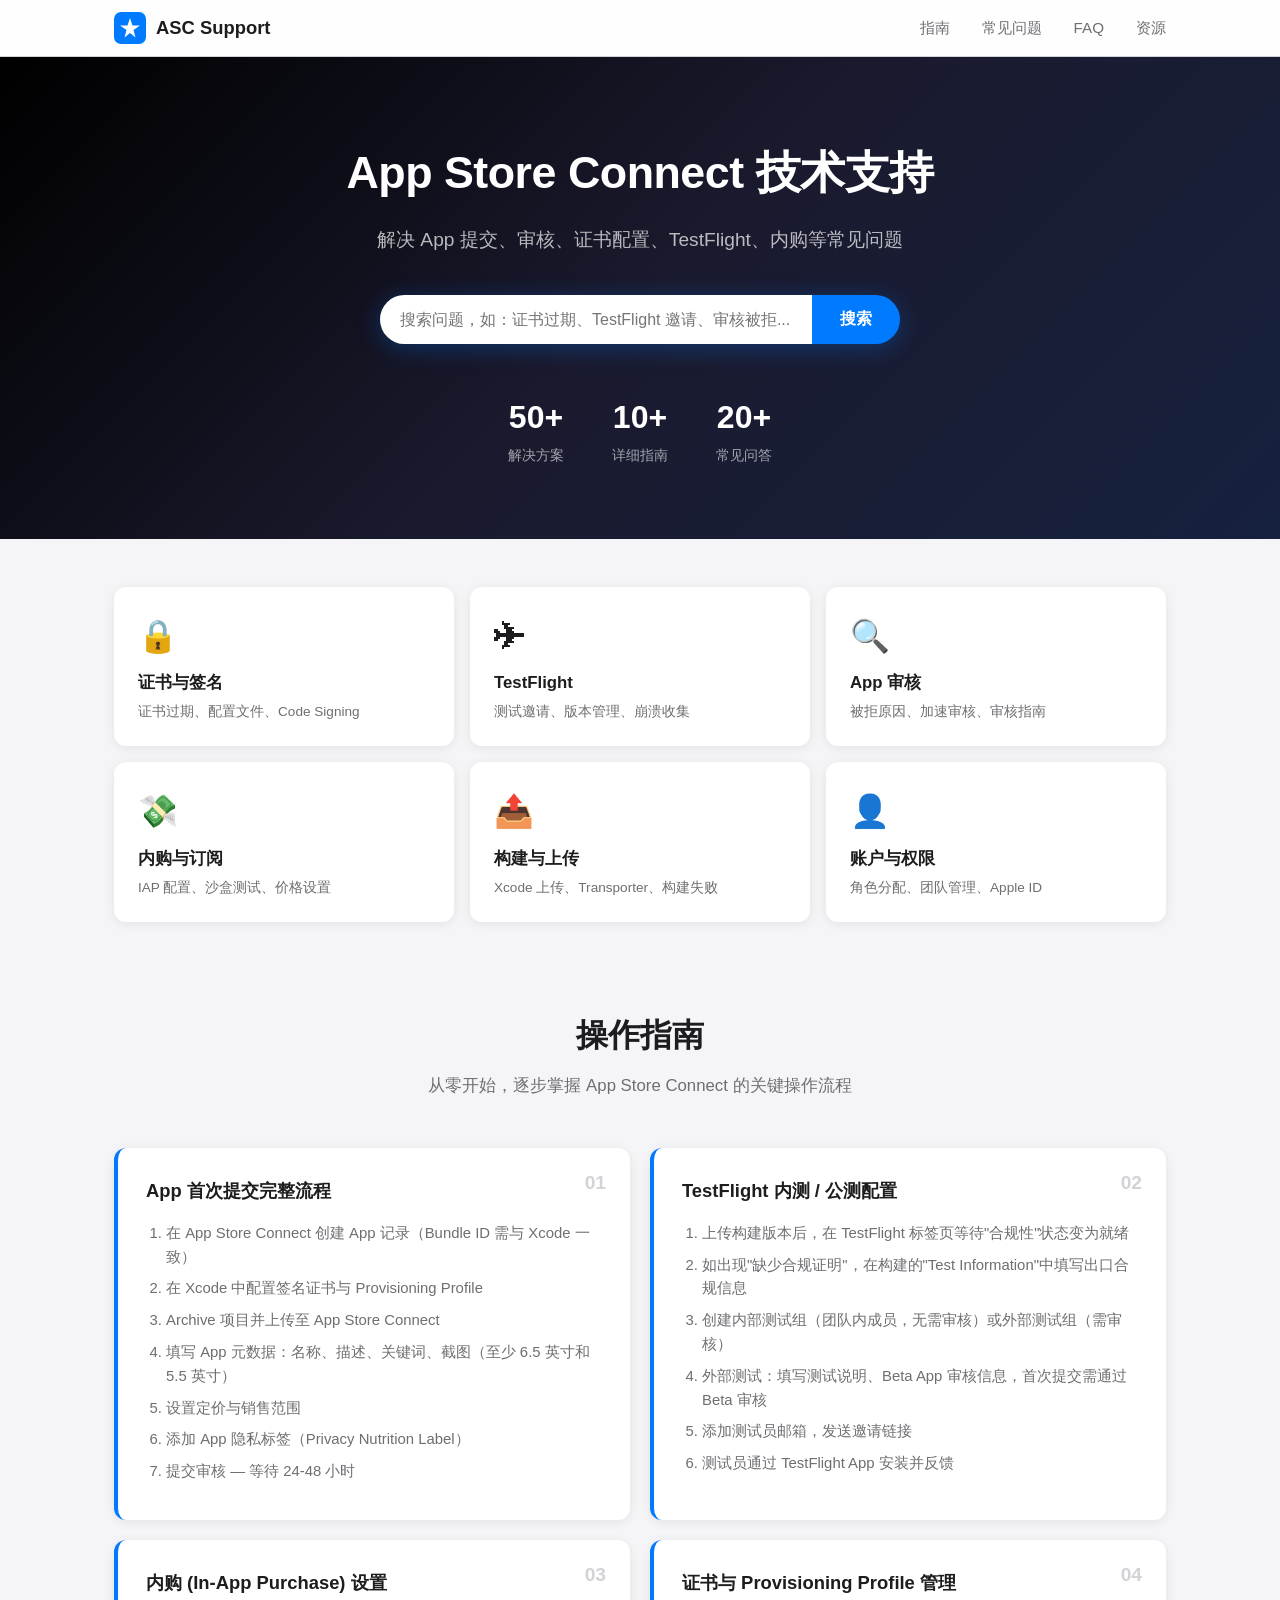
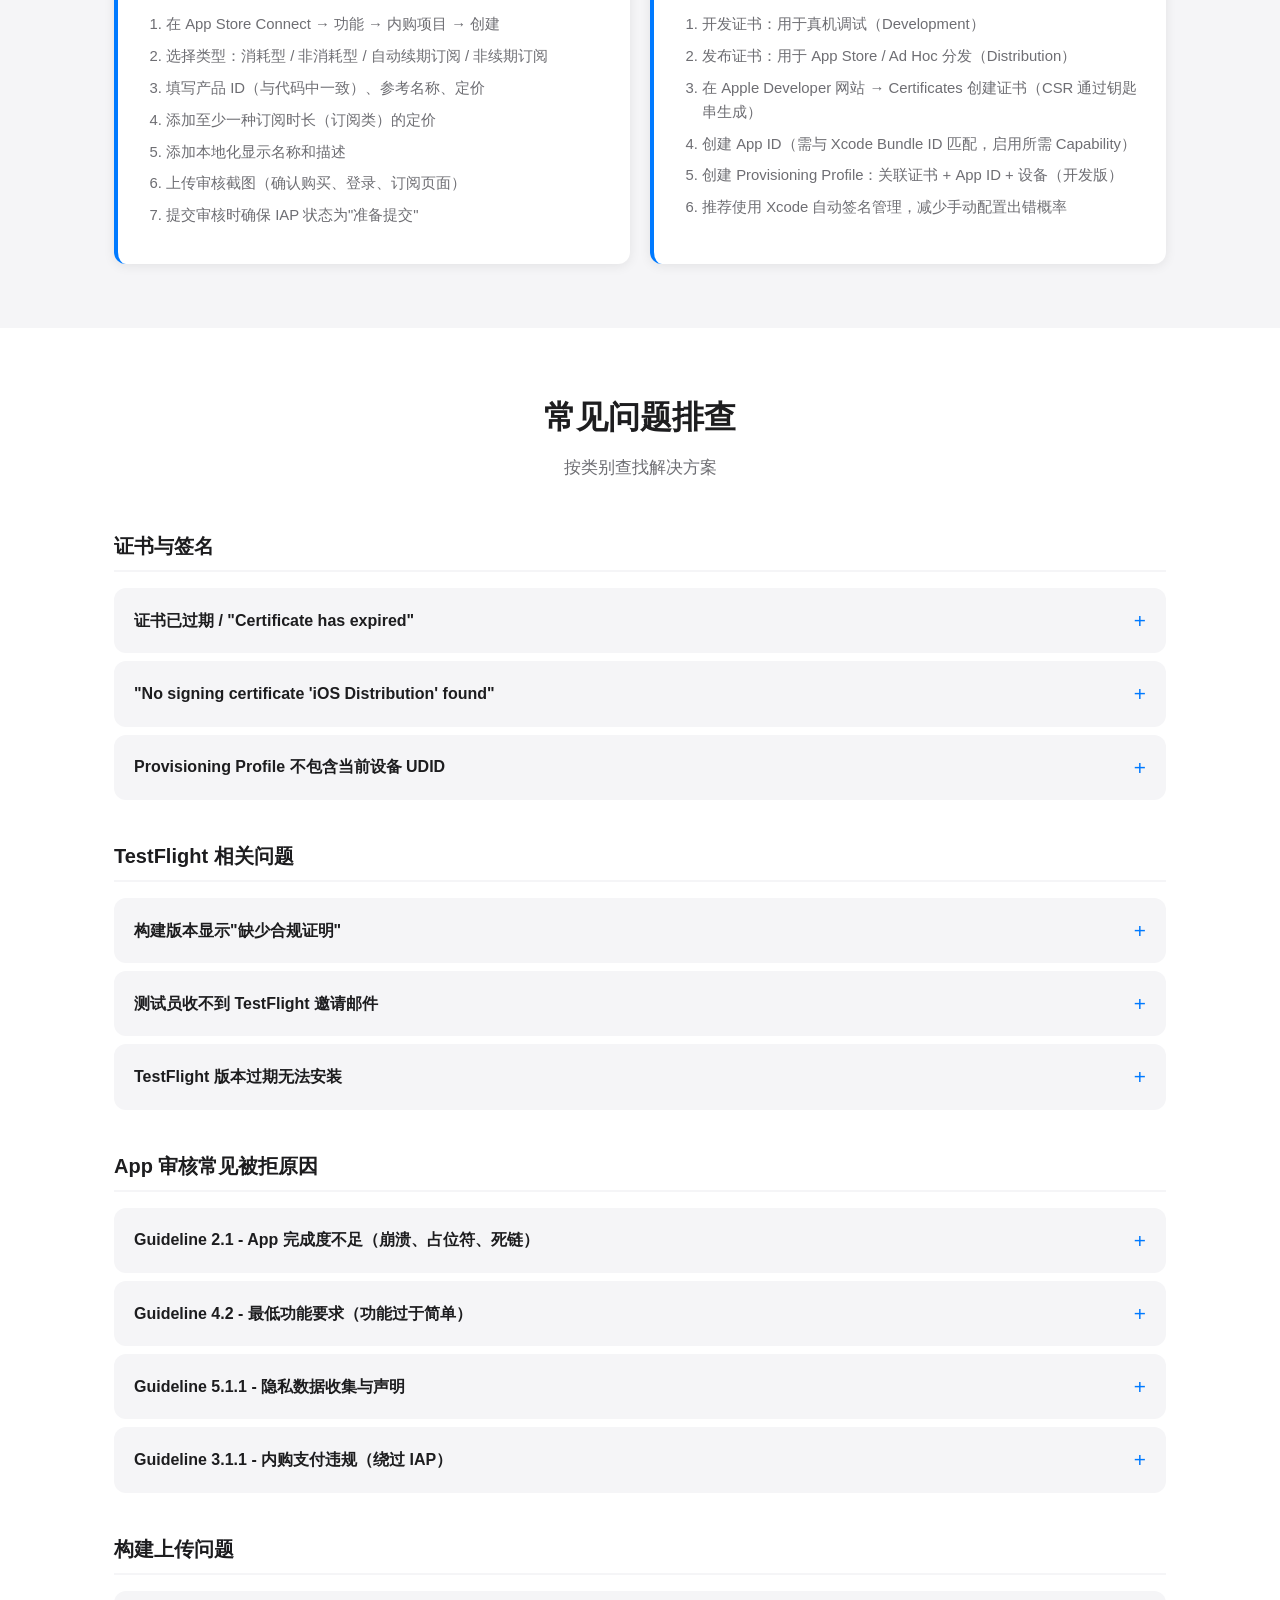
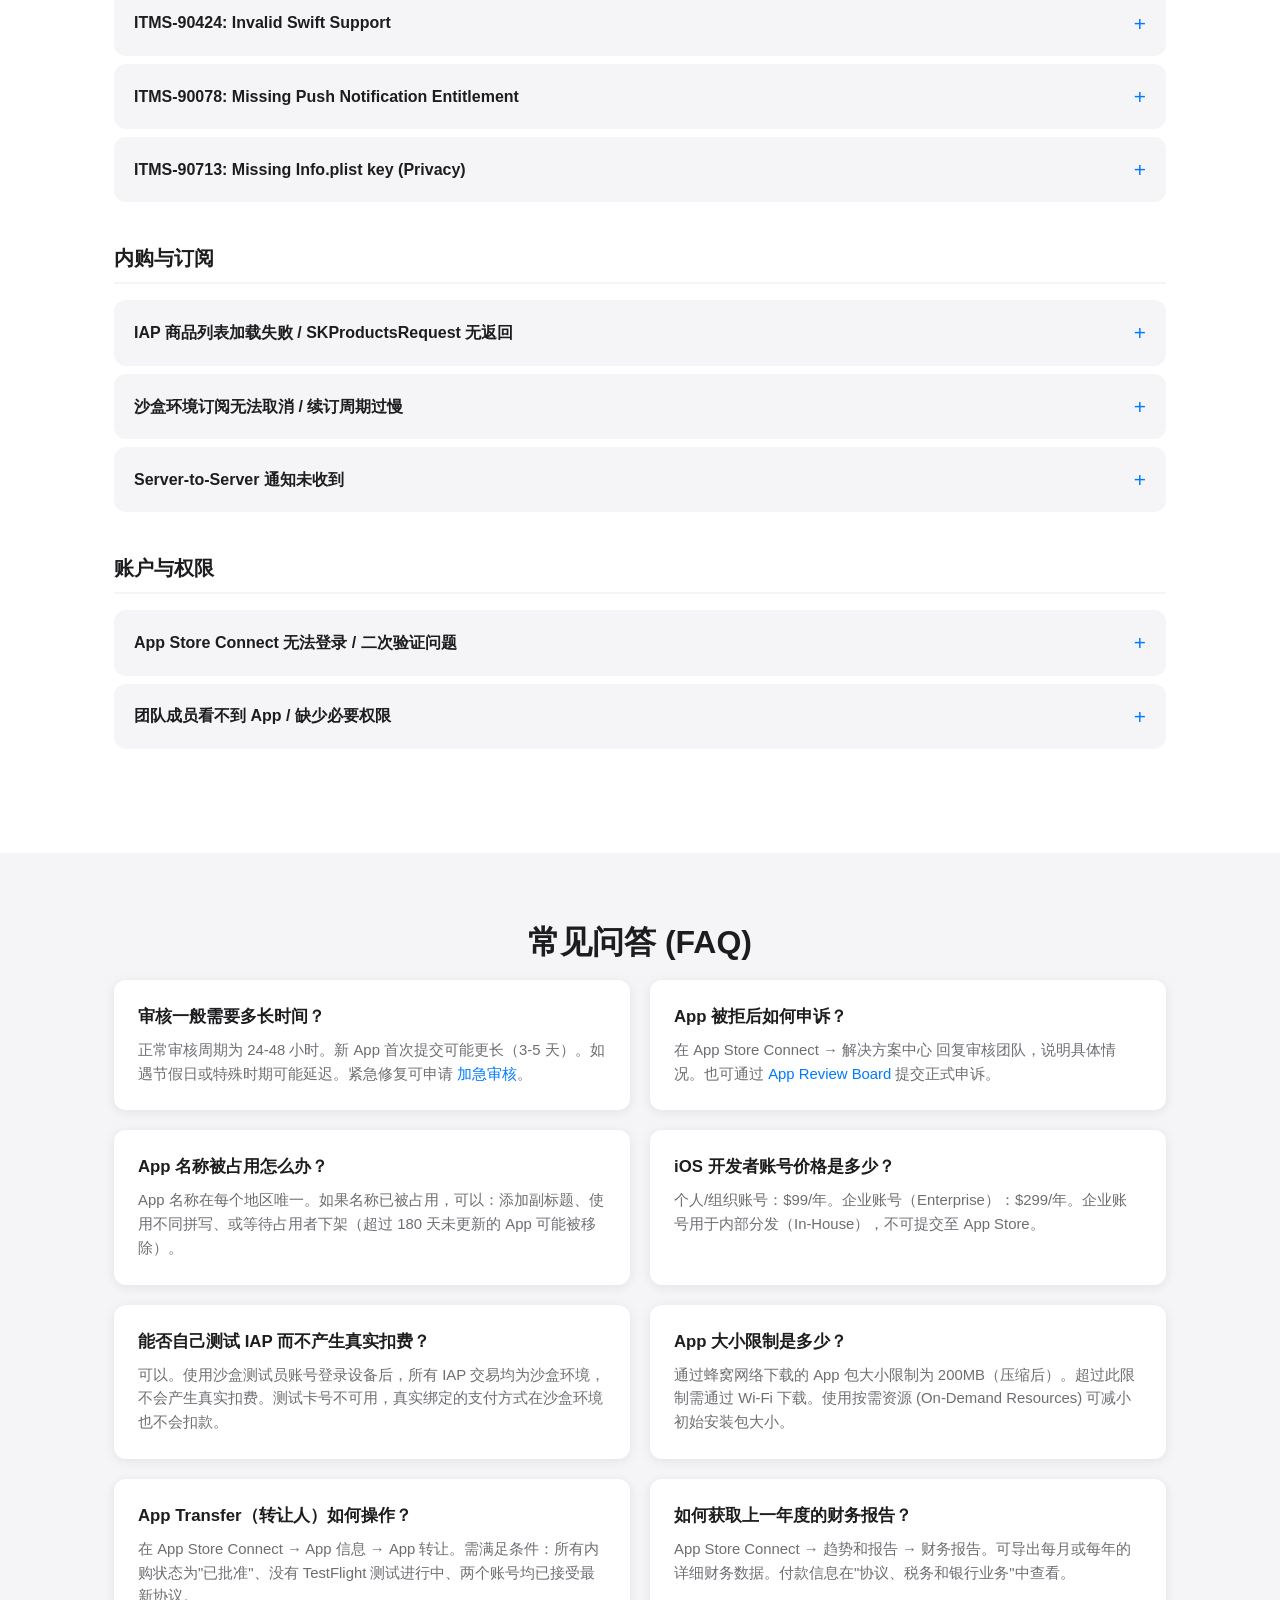
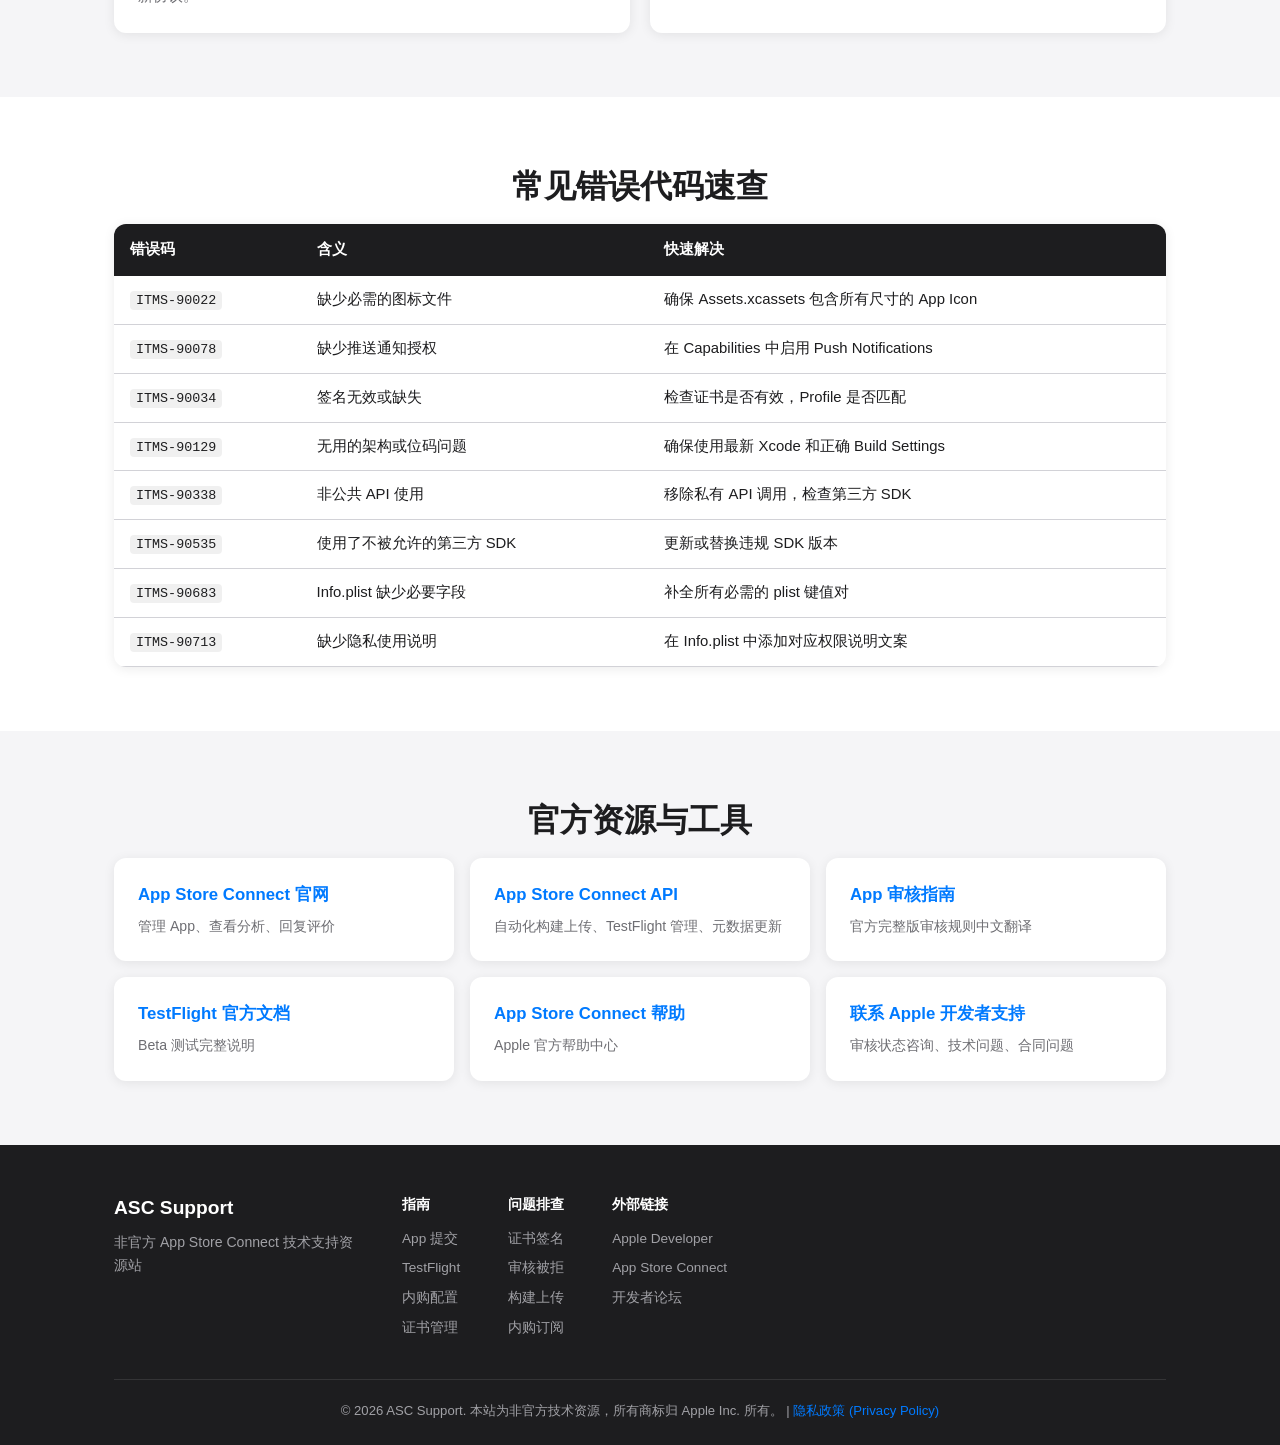
<file: index.html>
<!DOCTYPE html>
<html lang="zh-CN">
<head>
    <meta charset="UTF-8">
    <meta name="viewport" content="width=device-width, initial-scale=1.0">
    <meta name="description" content="App Store Connect 技术支持网站 — 提供 App 提交、TestFlight、证书配置、内购设置等常见问题的解决方案与最佳实践指南。">
    <title>App Store Connect 技术支持</title>
    <link rel="stylesheet" href="css/style.css">
</head>
<body>
    <!-- Navigation -->
    <nav class="navbar">
        <div class="container">
            <a href="#" class="logo">
                <svg width="32" height="32" viewBox="0 0 32 32" fill="none" aria-hidden="true">
                    <rect width="32" height="32" rx="7" fill="#007AFF"/>
                    <path d="M16 6L18.5 13.5H26L19.5 18L21.5 25.5L16 21L10.5 25.5L12.5 18L6 13.5H13.5L16 6Z" fill="white"/>
                </svg>
                <span>ASC Support</span>
            </a>
            <ul class="nav-links">
                <li><a href="#guides">指南</a></li>
                <li><a href="#issues">常见问题</a></li>
                <li><a href="#faq">FAQ</a></li>
                <li><a href="#resources">资源</a></li>
            </ul>
            <button class="hamburger" aria-label="菜单">
                <span></span><span></span><span></span>
            </button>
        </div>
    </nav>

    <!-- Hero Section -->
    <header class="hero">
        <div class="container">
            <h1>App Store Connect 技术支持</h1>
            <p class="hero-subtitle">解决 App 提交、审核、证书配置、TestFlight、内购等常见问题</p>
            <div class="hero-search">
                <input type="text" id="searchInput" placeholder="搜索问题，如：证书过期、TestFlight 邀请、审核被拒...">
                <button id="searchBtn" aria-label="搜索">搜索</button>
            </div>
            <div class="hero-stats">
                <div class="stat"><strong>50+</strong><span>解决方案</span></div>
                <div class="stat"><strong>10+</strong><span>详细指南</span></div>
                <div class="stat"><strong>20+</strong><span>常见问答</span></div>
            </div>
        </div>
    </header>

    <!-- Quick Links -->
    <section class="quick-links">
        <div class="container">
            <div class="quick-grid">
                <a href="#certificates" class="quick-card">
                    <span class="icon">&#128274;</span>
                    <h3>证书与签名</h3>
                    <p>证书过期、配置文件、Code Signing</p>
                </a>
                <a href="#testflight" class="quick-card">
                    <span class="icon">&#9992;</span>
                    <h3>TestFlight</h3>
                    <p>测试邀请、版本管理、崩溃收集</p>
                </a>
                <a href="#review" class="quick-card">
                    <span class="icon">&#128269;</span>
                    <h3>App 审核</h3>
                    <p>被拒原因、加速审核、审核指南</p>
                </a>
                <a href="#iap" class="quick-card">
                    <span class="icon">&#128184;</span>
                    <h3>内购与订阅</h3>
                    <p>IAP 配置、沙盒测试、价格设置</p>
                </a>
                <a href="#upload" class="quick-card">
                    <span class="icon">&#128228;</span>
                    <h3>构建与上传</h3>
                    <p>Xcode 上传、Transporter、构建失败</p>
                </a>
                <a href="#account" class="quick-card">
                    <span class="icon">&#128100;</span>
                    <h3>账户与权限</h3>
                    <p>角色分配、团队管理、Apple ID</p>
                </a>
            </div>
        </div>
    </section>

    <!-- Guides Section -->
    <section id="guides" class="guides">
        <div class="container">
            <h2>操作指南</h2>
            <p class="section-desc">从零开始，逐步掌握 App Store Connect 的关键操作流程</p>

            <div class="guide-grid">
                <div class="guide-card" id="guide-submit">
                    <span class="guide-step">01</span>
                    <h3>App 首次提交完整流程</h3>
                    <ol>
                        <li>在 App Store Connect 创建 App 记录（Bundle ID 需与 Xcode 一致）</li>
                        <li>在 Xcode 中配置签名证书与 Provisioning Profile</li>
                        <li>Archive 项目并上传至 App Store Connect</li>
                        <li>填写 App 元数据：名称、描述、关键词、截图（至少 6.5 英寸和 5.5 英寸）</li>
                        <li>设置定价与销售范围</li>
                        <li>添加 App 隐私标签（Privacy Nutrition Label）</li>
                        <li>提交审核 — 等待 24-48 小时</li>
                    </ol>
                </div>

                <div class="guide-card" id="guide-testflight">
                    <span class="guide-step">02</span>
                    <h3>TestFlight 内测 / 公测配置</h3>
                    <ol>
                        <li>上传构建版本后，在 TestFlight 标签页等待"合规性"状态变为就绪</li>
                        <li>如出现"缺少合规证明"，在构建的"Test Information"中填写出口合规信息</li>
                        <li>创建内部测试组（团队内成员，无需审核）或外部测试组（需审核）</li>
                        <li>外部测试：填写测试说明、Beta App 审核信息，首次提交需通过 Beta 审核</li>
                        <li>添加测试员邮箱，发送邀请链接</li>
                        <li>测试员通过 TestFlight App 安装并反馈</li>
                    </ol>
                </div>

                <div class="guide-card" id="guide-iap">
                    <span class="guide-step">03</span>
                    <h3>内购 (In-App Purchase) 设置</h3>
                    <ol>
                        <li>在 App Store Connect → 功能 → 内购项目 → 创建</li>
                        <li>选择类型：消耗型 / 非消耗型 / 自动续期订阅 / 非续期订阅</li>
                        <li>填写产品 ID（与代码中一致）、参考名称、定价</li>
                        <li>添加至少一种订阅时长（订阅类）的定价</li>
                        <li>添加本地化显示名称和描述</li>
                        <li>上传审核截图（确认购买、登录、订阅页面）</li>
                        <li>提交审核时确保 IAP 状态为"准备提交"</li>
                    </ol>
                </div>

                <div class="guide-card" id="guide-cert">
                    <span class="guide-step">04</span>
                    <h3>证书与 Provisioning Profile 管理</h3>
                    <ol>
                        <li>开发证书：用于真机调试（Development）</li>
                        <li>发布证书：用于 App Store / Ad Hoc 分发（Distribution）</li>
                        <li>在 Apple Developer 网站 → Certificates 创建证书（CSR 通过钥匙串生成）</li>
                        <li>创建 App ID（需与 Xcode Bundle ID 匹配，启用所需 Capability）</li>
                        <li>创建 Provisioning Profile：关联证书 + App ID + 设备（开发版）</li>
                        <li>推荐使用 Xcode 自动签名管理，减少手动配置出错概率</li>
                    </ol>
                </div>
            </div>
        </div>
    </section>

    <!-- Common Issues Section -->
    <section id="issues" class="issues">
        <div class="container">
            <h2>常见问题排查</h2>
            <p class="section-desc">按类别查找解决方案</p>

            <!-- Certificates -->
            <div class="issue-category" id="certificates">
                <h3>证书与签名</h3>
                <div class="issue-list">
                    <details class="issue-item">
                        <summary>证书已过期 / "Certificate has expired"</summary>
                        <div class="issue-solution">
                            <p><strong>原因：</strong>开发证书或发布证书的有效期为 1 年，到期后需重新生成。</p>
                            <p><strong>解决步骤：</strong></p>
                            <ol>
                                <li>登录 <a href="https://developer.apple.com" target="_blank" rel="noopener">Apple Developer</a></li>
                                <li>进入 Certificates, Identifiers & Profiles</li>
                                <li>删除已过期的证书</li>
                                <li>使用钥匙串 → 证书助理 → 从证书颁发机构请求证书，生成新 CSR</li>
                                <li>上传 CSR 创建新证书，下载并双击安装</li>
                                <li>在 Xcode → Signing & Capabilities 中刷新配置文件</li>
                            </ol>
                        </div>
                    </details>
                    <details class="issue-item">
                        <summary>"No signing certificate 'iOS Distribution' found"</summary>
                        <div class="issue-solution">
                            <p><strong>原因：</strong>本地缺少有效的发布证书，或证书未关联到当前 Xcode 项目。</p>
                            <p><strong>解决步骤：</strong></p>
                            <ol>
                                <li>确保在 Apple Developer 账号中存在有效的 iOS Distribution 证书</li>
                                <li>如存在但本地没有，可在开发者网站下载后双击安装</li>
                                <li>在 Xcode → Settings → Accounts 中刷新 Apple ID 配置</li>
                                <li>检查 Signing & Capabilities 中选择了正确的 Team</li>
                                <li>建议启用 "Automatically manage signing"</li>
                            </ol>
                        </div>
                    </details>
                    <details class="issue-item">
                        <summary>Provisioning Profile 不包含当前设备 UDID</summary>
                        <div class="issue-solution">
                            <p><strong>原因：</strong>开发版 Provisioning Profile 需要注册设备 UDID 才能安装。</p>
                            <p><strong>解决步骤：</strong></p>
                            <ol>
                                <li>在 Apple Developer → Devices 中添加新设备 UDID（通过 Xcode Window → Devices 获取）</li>
                                <li>编辑对应的 Provisioning Profile，勾选新添加的设备</li>
                                <li>下载新的 Profile 或让 Xcode 自动同步</li>
                            </ol>
                        </div>
                    </details>
                </div>
            </div>

            <!-- TestFlight -->
            <div class="issue-category" id="testflight">
                <h3>TestFlight 相关问题</h3>
                <div class="issue-list">
                    <details class="issue-item">
                        <summary>构建版本显示"缺少合规证明"</summary>
                        <div class="issue-solution">
                            <p><strong>原因：</strong>App 使用了加密技术但未声明出口合规信息。</p>
                            <p><strong>解决步骤：</strong></p>
                            <ol>
                                <li>App Store Connect → TestFlight → 选择构建版本</li>
                                <li>点击 "Test Information" 旁边的编辑</li>
                                <li>找到"出口合规证明"部分</li>
                                <li>如果仅使用系统加密库（HTTPS 等），选择"是，使用加密但适用豁免"</li>
                                <li>如果完全不使用加密，选择"否"</li>
                            </ol>
                        </div>
                    </details>
                    <details class="issue-item">
                        <summary>测试员收不到 TestFlight 邀请邮件</summary>
                        <div class="issue-solution">
                            <p><strong>排查要点：</strong></p>
                            <ul>
                                <li>确认邮箱地址无误，且测试员 Apple ID 与此邮箱关联</li>
                                <li>让测试员检查垃圾邮件文件夹</li>
                                <li>在 App Store Connect → TestFlight → 测试员列表中查看邀请状态</li>
                                <li>可点击"重新发送邀请"</li>
                                <li>外部测试需先通过 Beta App 审核才能发送邀请</li>
                            </ul>
                        </div>
                    </details>
                    <details class="issue-item">
                        <summary>TestFlight 版本过期无法安装</summary>
                        <div class="issue-solution">
                            <p><strong>原因：</strong>TestFlight 构建版本有效期为上传后 90 天。</p>
                            <p><strong>解决：</strong>上传新的构建版本，过期后将自动不可用。建议定期更新构建以保持测试连续性。</p>
                        </div>
                    </details>
                </div>
            </div>

            <!-- App Review -->
            <div class="issue-category" id="review">
                <h3>App 审核常见被拒原因</h3>
                <div class="issue-list">
                    <details class="issue-item">
                        <summary>Guideline 2.1 - App 完成度不足（崩溃、占位符、死链）</summary>
                        <div class="issue-solution">
                            <p><strong>解决：</strong></p>
                            <ul>
                                <li>彻底测试所有页面和功能流程</li>
                                <li>删除所有占位符内容和 TODO 标记</li>
                                <li>确保所有外部链接可正常访问</li>
                                <li>提交前使用 TestFlight 多轮内测</li>
                                <li>使用 Xcode Organizer 检查崩溃日志</li>
                            </ul>
                            <p><strong>Appeal 策略：</strong>在解决方案中心提供详细的复现步骤说明和已修复的截图。</p>
                        </div>
                    </details>
                    <details class="issue-item">
                        <summary>Guideline 4.2 - 最低功能要求（功能过于简单）</summary>
                        <div class="issue-solution">
                            <p><strong>常见触发场景：</strong>套壳网页 App、纯模板 App、无实质交互功能。</p>
                            <p><strong>解决：</strong></p>
                            <ul>
                                <li>增加原生功能模块（推送通知、相机、定位等合理使用）</li>
                                <li>提供有意义的用户交互和内容</li>
                                <li>WebView App 需要有足够的原生功能和离线能力</li>
                                <li>确保 App 提供持续的、有价值的使用体验</li>
                            </ul>
                        </div>
                    </details>
                    <details class="issue-item">
                        <summary>Guideline 5.1.1 - 隐私数据收集与声明</summary>
                        <div class="issue-solution">
                            <p><strong>解决：</strong></p>
                            <ul>
                                <li>App Store Connect → App 隐私标签必须如实填写</li>
                                <li>需要隐私政策 URL（即使是个人开发者也必须提供）</li>
                                <li>收集数据前必须获得用户明确同意（ATT 框架）</li>
                                <li>不得在用户拒绝授权后仍追踪或收集数据</li>
                                <li>检查第三方 SDK 是否存在静默数据收集</li>
                            </ul>
                        </div>
                    </details>
                    <details class="issue-item">
                        <summary>Guideline 3.1.1 - 内购支付违规（绕过 IAP）</summary>
                        <div class="issue-solution">
                            <p><strong>规则核心：</strong>数字内容/服务必须使用 Apple IAP，不可引导用户使用第三方支付。</p>
                            <ul>
                                <li>实体商品/服务 → 可用第三方支付（电商、打车、外卖）</li>
                                <li>数字内容（会员、课程、虚拟币、解锁功能）→ 必须 IAP</li>
                                <li>不得在 App 内出现支付宝、微信支付等第三方支付字样或跳转链接</li>
                                <li>阅读器 App（书籍、音视频）可申请 External Link Account 授权</li>
                            </ul>
                        </div>
                    </details>
                </div>
            </div>

            <!-- Upload Issues -->
            <div class="issue-category" id="upload">
                <h3>构建上传问题</h3>
                <div class="issue-list">
                    <details class="issue-item">
                        <summary>ITMS-90424: Invalid Swift Support</summary>
                        <div class="issue-solution">
                            <p><strong>原因：</strong>App 包含 Swift 代码但缺少必要的 Swift 支持文件。</p>
                            <p><strong>解决：</strong>确保 Xcode Build Settings 中 <code>ALWAYS_EMBED_SWIFT_STANDARD_LIBRARIES</code> 设置为 <code>YES</code>，且 Deployment Target ≥ iOS 13。</p>
                        </div>
                    </details>
                    <details class="issue-item">
                        <summary>ITMS-90078: Missing Push Notification Entitlement</summary>
                        <div class="issue-solution">
                            <p><strong>原因：</strong>App 使用了推送通知 API 但未在 Capabilities 中启用 Push Notifications。</p>
                            <p><strong>解决：</strong></p>
                            <ol>
                                <li>Xcode → Signing & Capabilities → + Capability → Push Notifications</li>
                                <li>确保 App ID 在开发者网站上已启用 Push Notifications 能力</li>
                                <li>如有需要，重新生成 Provisioning Profile</li>
                            </ol>
                        </div>
                    </details>
                    <details class="issue-item">
                        <summary>ITMS-90713: Missing Info.plist key (Privacy)</summary>
                        <div class="issue-solution">
                            <p><strong>原因：</strong>iOS 14+ 要求在使用特定权限时在 Info.plist 中提供使用说明。</p>
                            <p><strong>常见缺失 Keys：</strong></p>
                            <ul>
                                <li><code>NSCameraUsageDescription</code></li>
                                <li><code>NSPhotoLibraryUsageDescription</code></li>
                                <li><code>NSLocationWhenInUseUsageDescription</code></li>
                                <li><code>NSMicrophoneUsageDescription</code></li>
                                <li><code>NSUserTrackingUsageDescription</code></li>
                            </ul>
                        </div>
                    </details>
                </div>
            </div>

            <!-- IAP Issues -->
            <div class="issue-category" id="iap">
                <h3>内购与订阅</h3>
                <div class="issue-list">
                    <details class="issue-item">
                        <summary>IAP 商品列表加载失败 / SKProductsRequest 无返回</summary>
                        <div class="issue-solution">
                            <p><strong>排查清单：</strong></p>
                            <ol>
                                <li>IAP 产品 ID 必须与代码中完全一致（区分大小写）</li>
                                <li>产品必须在 App Store Connect 中状态为"准备提交"或"已批准"</li>
                                <li>必须签署 Paid Applications Agreement（协议、税务和银行业务）</li>
                                <li>必须填写银行和税务信息</li>
                                <li>沙盒测试账号需在 App Store Connect → 用户和访问 → 沙箱测试员中创建</li>
                                <li>测试设备需退出正式 Apple ID，使用沙盒账号登录（设置 → App Store → 沙箱账号）</li>
                                <li>产品创建后可能需要数小时才能在沙盒环境中生效</li>
                            </ol>
                        </div>
                    </details>
                    <details class="issue-item">
                        <summary>沙盒环境订阅无法取消 / 续订周期过慢</summary>
                        <div class="issue-solution">
                            <p><strong>说明：</strong></p>
                            <ul>
                                <li>沙盒订阅会自动续订但有限次数（通常 6 次后取消）</li>
                                <li>沙盒订阅周期加速：1 个月 → 5 分钟，1 年 → 1 小时</li>
                                <li>在设备"设置 → App Store → 沙箱账号 → 管理订阅"中管理</li>
                                <li>使用 App Store Connect 的"订阅管理"查看沙盒购买记录</li>
                            </ul>
                        </div>
                    </details>
                    <details class="issue-item">
                        <summary>Server-to-Server 通知未收到</summary>
                        <div class="issue-solution">
                            <p><strong>排查：</strong></p>
                            <ul>
                                <li>检查 App Store Connect → App → 通用信息 → App Store 服务器通知 URL 是否正确</li>
                                <li>服务器必须支持 HTTPS，TLS ≥ 1.2</li>
                                <li>查看服务器日志确认是否收到 App Store 的验证请求</li>
                                <li>使用 App Store Connect 中的"发送测试通知"功能验证</li>
                                <li>确保服务器防火墙 / 安全组允许 Apple IP 段访问</li>
                            </ul>
                        </div>
                    </details>
                </div>
            </div>

            <!-- Account -->
            <div class="issue-category" id="account">
                <h3>账户与权限</h3>
                <div class="issue-list">
                    <details class="issue-item">
                        <summary>App Store Connect 无法登录 / 二次验证问题</summary>
                        <div class="issue-solution">
                            <ul>
                                <li>确保 Apple ID 开启了双重认证（这是强制要求）</li>
                                <li>生成 App 专用密码：appleid.apple.com → 登录与安全 → App 专用密码</li>
                                <li>Xcode / Transporter 上传需使用 App 专用密码，而非 Apple ID 主密码</li>
                                <li>频繁登录失败可能导致账户临时锁定（等待 24 小时自动解锁）</li>
                            </ul>
                        </div>
                    </details>
                    <details class="issue-item">
                        <summary>团队成员看不到 App / 缺少必要权限</summary>
                        <div class="issue-solution">
                            <p><strong>App Store Connect 角色说明：</strong></p>
                            <ul>
                                <li><strong>Account Holder：</strong>唯一最高权限，签署法律协议</li>
                                <li><strong>Admin：</strong>管理团队成员和大部分操作</li>
                                <li><strong>App Manager：</strong>管理 App 的元数据、定价、提交审核</li>
                                <li><strong>Developer：</strong>上传构建、管理 TestFlight</li>
                                <li><strong>Marketing：</strong>管理 App Store 产品页素材</li>
                                <li><strong>Sales：</strong>查看销售和趋势报告</li>
                                <li><strong>Finance：</strong>查看付款和财务报告</li>
                            </ul>
                            <p>在 App Store Connect → 用户和访问 → 用户 → 添加用户来分配角色。</p>
                        </div>
                    </details>
                </div>
            </div>
        </div>
    </section>

    <!-- FAQ Section -->
    <section id="faq" class="faq">
        <div class="container">
            <h2>常见问答 (FAQ)</h2>
            <div class="faq-grid">
                <div class="faq-item">
                    <h4>审核一般需要多长时间？</h4>
                    <p>正常审核周期为 24-48 小时。新 App 首次提交可能更长（3-5 天）。如遇节假日或特殊时期可能延迟。紧急修复可申请 <a href="https://developer.apple.com/contact/app-store/?topic=expedite" target="_blank" rel="noopener">加急审核</a>。</p>
                </div>
                <div class="faq-item">
                    <h4>App 被拒后如何申诉？</h4>
                    <p>在 App Store Connect → 解决方案中心 回复审核团队，说明具体情况。也可通过 <a href="https://developer.apple.com/app-store/review/" target="_blank" rel="noopener">App Review Board</a> 提交正式申诉。</p>
                </div>
                <div class="faq-item">
                    <h4>App 名称被占用怎么办？</h4>
                    <p>App 名称在每个地区唯一。如果名称已被占用，可以：添加副标题、使用不同拼写、或等待占用者下架（超过 180 天未更新的 App 可能被移除）。</p>
                </div>
                <div class="faq-item">
                    <h4>iOS 开发者账号价格是多少？</h4>
                    <p>个人/组织账号：$99/年。企业账号（Enterprise）：$299/年。企业账号用于内部分发（In-House），不可提交至 App Store。</p>
                </div>
                <div class="faq-item">
                    <h4>能否自己测试 IAP 而不产生真实扣费？</h4>
                    <p>可以。使用沙盒测试员账号登录设备后，所有 IAP 交易均为沙盒环境，不会产生真实扣费。测试卡号不可用，真实绑定的支付方式在沙盒环境也不会扣款。</p>
                </div>
                <div class="faq-item">
                    <h4>App 大小限制是多少？</h4>
                    <p>通过蜂窝网络下载的 App 包大小限制为 200MB（压缩后）。超过此限制需通过 Wi-Fi 下载。使用按需资源 (On-Demand Resources) 可减小初始安装包大小。</p>
                </div>
                <div class="faq-item">
                    <h4>App Transfer（转让人）如何操作？</h4>
                    <p>在 App Store Connect → App 信息 → App 转让。需满足条件：所有内购状态为"已批准"、没有 TestFlight 测试进行中、两个账号均已接受最新协议。</p>
                </div>
                <div class="faq-item">
                    <h4>如何获取上一年度的财务报告？</h4>
                    <p>App Store Connect → 趋势和报告 → 财务报告。可导出每月或每年的详细财务数据。付款信息在"协议、税务和银行业务"中查看。</p>
                </div>
            </div>
        </div>
    </section>

    <!-- Error Code Reference -->
    <section id="error-codes" class="error-codes">
        <div class="container">
            <h2>常见错误代码速查</h2>
            <div class="table-wrapper">
                <table>
                    <thead>
                        <tr>
                            <th>错误码</th>
                            <th>含义</th>
                            <th>快速解决</th>
                        </tr>
                    </thead>
                    <tbody>
                        <tr>
                            <td><code>ITMS-90022</code></td>
                            <td>缺少必需的图标文件</td>
                            <td>确保 Assets.xcassets 包含所有尺寸的 App Icon</td>
                        </tr>
                        <tr>
                            <td><code>ITMS-90078</code></td>
                            <td>缺少推送通知授权</td>
                            <td>在 Capabilities 中启用 Push Notifications</td>
                        </tr>
                        <tr>
                            <td><code>ITMS-90034</code></td>
                            <td>签名无效或缺失</td>
                            <td>检查证书是否有效，Profile 是否匹配</td>
                        </tr>
                        <tr>
                            <td><code>ITMS-90129</code></td>
                            <td>无用的架构或位码问题</td>
                            <td>确保使用最新 Xcode 和正确 Build Settings</td>
                        </tr>
                        <tr>
                            <td><code>ITMS-90338</code></td>
                            <td>非公共 API 使用</td>
                            <td>移除私有 API 调用，检查第三方 SDK</td>
                        </tr>
                        <tr>
                            <td><code>ITMS-90535</code></td>
                            <td>使用了不被允许的第三方 SDK</td>
                            <td>更新或替换违规 SDK 版本</td>
                        </tr>
                        <tr>
                            <td><code>ITMS-90683</code></td>
                            <td>Info.plist 缺少必要字段</td>
                            <td>补全所有必需的 plist 键值对</td>
                        </tr>
                        <tr>
                            <td><code>ITMS-90713</code></td>
                            <td>缺少隐私使用说明</td>
                            <td>在 Info.plist 中添加对应权限说明文案</td>
                        </tr>
                    </tbody>
                </table>
            </div>
        </div>
    </section>

    <!-- Resources Section -->
    <section id="resources" class="resources">
        <div class="container">
            <h2>官方资源与工具</h2>
            <div class="resource-grid">
                <a href="https://appstoreconnect.apple.com" target="_blank" rel="noopener" class="resource-card">
                    <h4>App Store Connect 官网</h4>
                    <p>管理 App、查看分析、回复评价</p>
                </a>
                <a href="https://developer.apple.com/documentation/appstoreconnectapi" target="_blank" rel="noopener" class="resource-card">
                    <h4>App Store Connect API</h4>
                    <p>自动化构建上传、TestFlight 管理、元数据更新</p>
                </a>
                <a href="https://developer.apple.com/app-store/review/guidelines/" target="_blank" rel="noopener" class="resource-card">
                    <h4>App 审核指南</h4>
                    <p>官方完整版审核规则中文翻译</p>
                </a>
                <a href="https://developer.apple.com/testflight/" target="_blank" rel="noopener" class="resource-card">
                    <h4>TestFlight 官方文档</h4>
                    <p>Beta 测试完整说明</p>
                </a>
                <a href="https://help.apple.com/app-store-connect/" target="_blank" rel="noopener" class="resource-card">
                    <h4>App Store Connect 帮助</h4>
                    <p>Apple 官方帮助中心</p>
                </a>
                <a href="https://developer.apple.com/contact/" target="_blank" rel="noopener" class="resource-card">
                    <h4>联系 Apple 开发者支持</h4>
                    <p>审核状态咨询、技术问题、合同问题</p>
                </a>
            </div>
        </div>
    </section>

    <!-- Footer -->
    <footer class="footer">
        <div class="container">
            <div class="footer-content">
                <div class="footer-brand">
                    <span class="footer-logo">ASC Support</span>
                    <p>非官方 App Store Connect 技术支持资源站</p>
                </div>
                <div class="footer-links">
                    <div class="footer-col">
                        <h4>指南</h4>
                        <a href="#guide-submit">App 提交</a>
                        <a href="#guide-testflight">TestFlight</a>
                        <a href="#guide-iap">内购配置</a>
                        <a href="#guide-cert">证书管理</a>
                    </div>
                    <div class="footer-col">
                        <h4>问题排查</h4>
                        <a href="#certificates">证书签名</a>
                        <a href="#review">审核被拒</a>
                        <a href="#upload">构建上传</a>
                        <a href="#iap">内购订阅</a>
                    </div>
                    <div class="footer-col">
                        <h4>外部链接</h4>
                        <a href="https://developer.apple.com" target="_blank" rel="noopener">Apple Developer</a>
                        <a href="https://appstoreconnect.apple.com" target="_blank" rel="noopener">App Store Connect</a>
                        <a href="https://developer.apple.com/forums/" target="_blank" rel="noopener">开发者论坛</a>
                    </div>
                </div>
            </div>
            <div class="footer-bottom">
                <p>&copy; 2026 ASC Support. 本站为非官方技术资源，所有商标归 Apple Inc. 所有。 | <a href="privacy.html">隐私政策 (Privacy Policy)</a></p>
            </div>
        </div>
    </footer>

    <!-- Back to Top -->
    <button id="backToTop" class="back-to-top" aria-label="返回顶部">&uarr;</button>

    <!-- Search Overlay -->
    <div id="searchOverlay" class="search-overlay" hidden>
        <div class="search-overlay-content">
            <button id="closeSearch" class="close-btn" aria-label="关闭搜索">&times;</button>
            <h3>搜索结果</h3>
            <div id="searchResults"></div>
        </div>
    </div>

    <script src="js/main.js"></script>
</body>
</html>
</file>
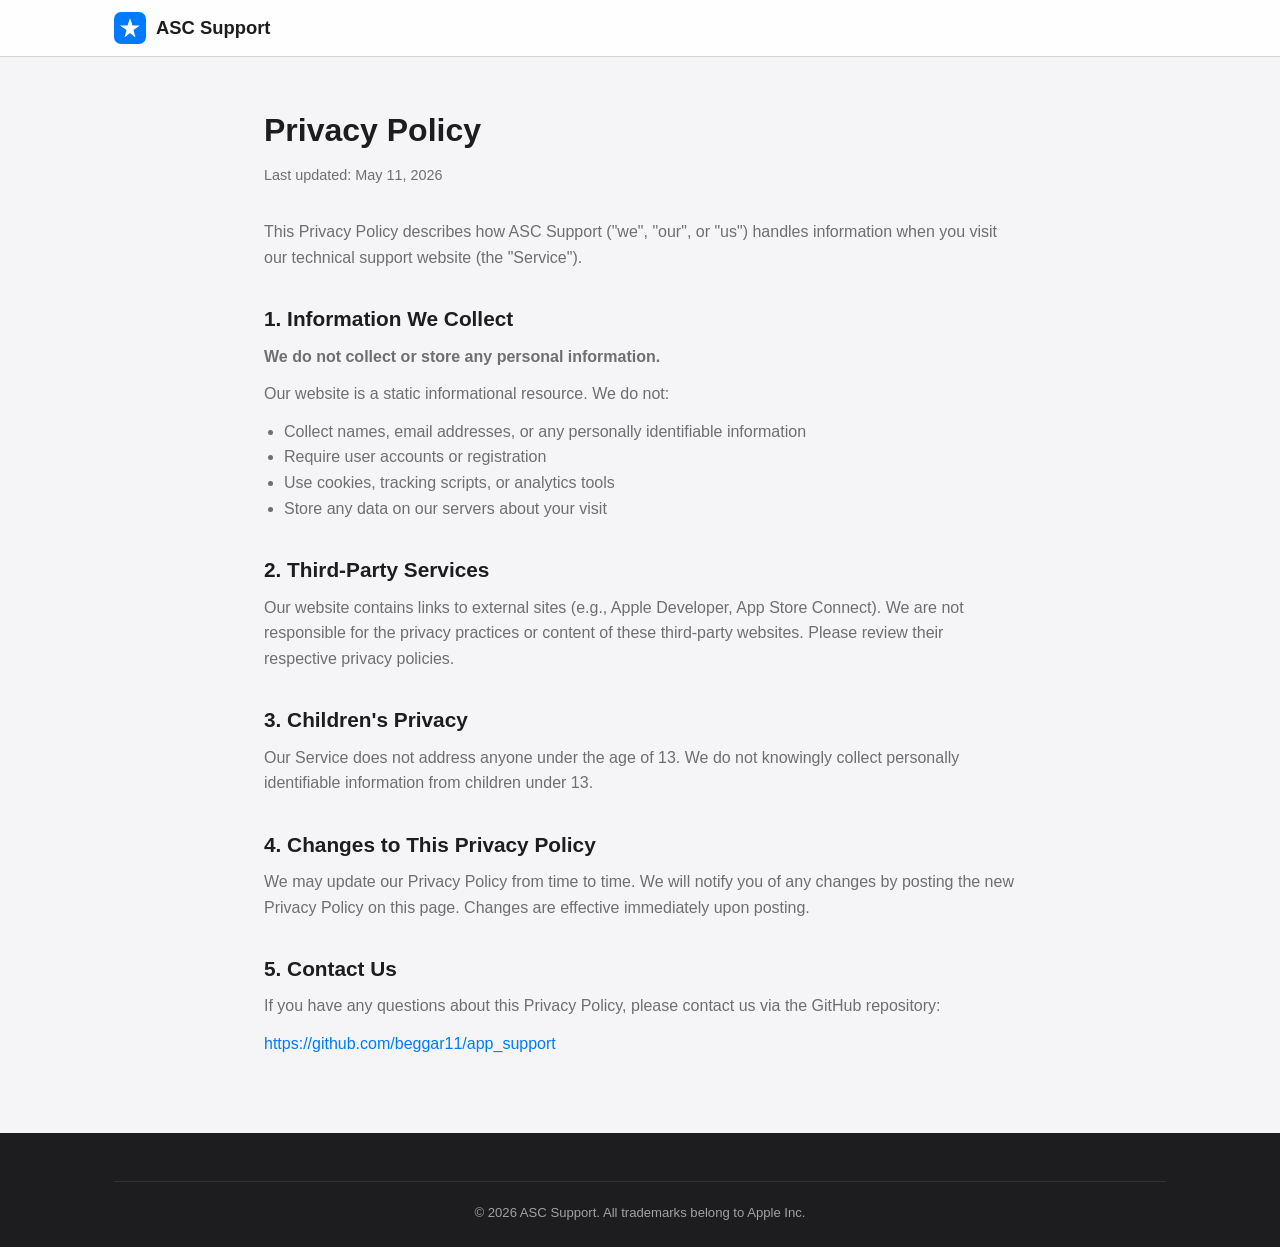
<file: privacy.html>
<!DOCTYPE html>
<html lang="en-US">
<head>
    <meta charset="UTF-8">
    <meta name="viewport" content="width=device-width, initial-scale=1.0">
    <title>Privacy Policy — App Store Connect Support</title>
    <link rel="stylesheet" href="css/style.css">
    <style>
        .privacy-content {
            max-width: 800px;
            margin: 0 auto;
            padding: 48px 24px 64px;
        }
        .privacy-content h1 {
            font-size: 2rem;
            margin-bottom: 8px;
        }
        .privacy-content .last-updated {
            color: var(--text-secondary);
            font-size: 0.9rem;
            margin-bottom: 32px;
        }
        .privacy-content h2 {
            font-size: 1.3rem;
            text-align: left;
            margin-top: 32px;
            margin-bottom: 8px;
        }
        .privacy-content p,
        .privacy-content ul {
            margin-bottom: 12px;
            color: var(--text-secondary);
        }
        .privacy-content ul {
            padding-left: 20px;
        }
        .privacy-content a {
            word-break: break-all;
        }
    </style>
</head>
<body>
    <nav class="navbar">
        <div class="container">
            <a href="index.html" class="logo">
                <svg width="32" height="32" viewBox="0 0 32 32" fill="none" aria-hidden="true">
                    <rect width="32" height="32" rx="7" fill="#007AFF"/>
                    <path d="M16 6L18.5 13.5H26L19.5 18L21.5 25.5L16 21L10.5 25.5L12.5 18L6 13.5H13.5L16 6Z" fill="white"/>
                </svg>
                <span>ASC Support</span>
            </a>
        </div>
    </nav>

    <main class="privacy-content">
        <h1>Privacy Policy</h1>
        <p class="last-updated">Last updated: May 11, 2026</p>

        <p>This Privacy Policy describes how ASC Support ("we", "our", or "us") handles information when you visit our technical support website (the "Service").</p>

        <h2>1. Information We Collect</h2>
        <p><strong>We do not collect or store any personal information.</strong></p>
        <p>Our website is a static informational resource. We do not:</p>
        <ul>
            <li>Collect names, email addresses, or any personally identifiable information</li>
            <li>Require user accounts or registration</li>
            <li>Use cookies, tracking scripts, or analytics tools</li>
            <li>Store any data on our servers about your visit</li>
        </ul>

        <h2>2. Third-Party Services</h2>
        <p>Our website contains links to external sites (e.g., Apple Developer, App Store Connect). We are not responsible for the privacy practices or content of these third-party websites. Please review their respective privacy policies.</p>

        <h2>3. Children's Privacy</h2>
        <p>Our Service does not address anyone under the age of 13. We do not knowingly collect personally identifiable information from children under 13.</p>

        <h2>4. Changes to This Privacy Policy</h2>
        <p>We may update our Privacy Policy from time to time. We will notify you of any changes by posting the new Privacy Policy on this page. Changes are effective immediately upon posting.</p>

        <h2>5. Contact Us</h2>
        <p>If you have any questions about this Privacy Policy, please contact us via the GitHub repository:</p>
        <p><a href="https://github.com/beggar11/app_support" target="_blank" rel="noopener">https://github.com/beggar11/app_support</a></p>
    </main>

    <footer class="footer">
        <div class="container">
            <div class="footer-bottom">
                <p>&copy; 2026 ASC Support. All trademarks belong to Apple Inc.</p>
            </div>
        </div>
    </footer>
</body>
</html>
</file>
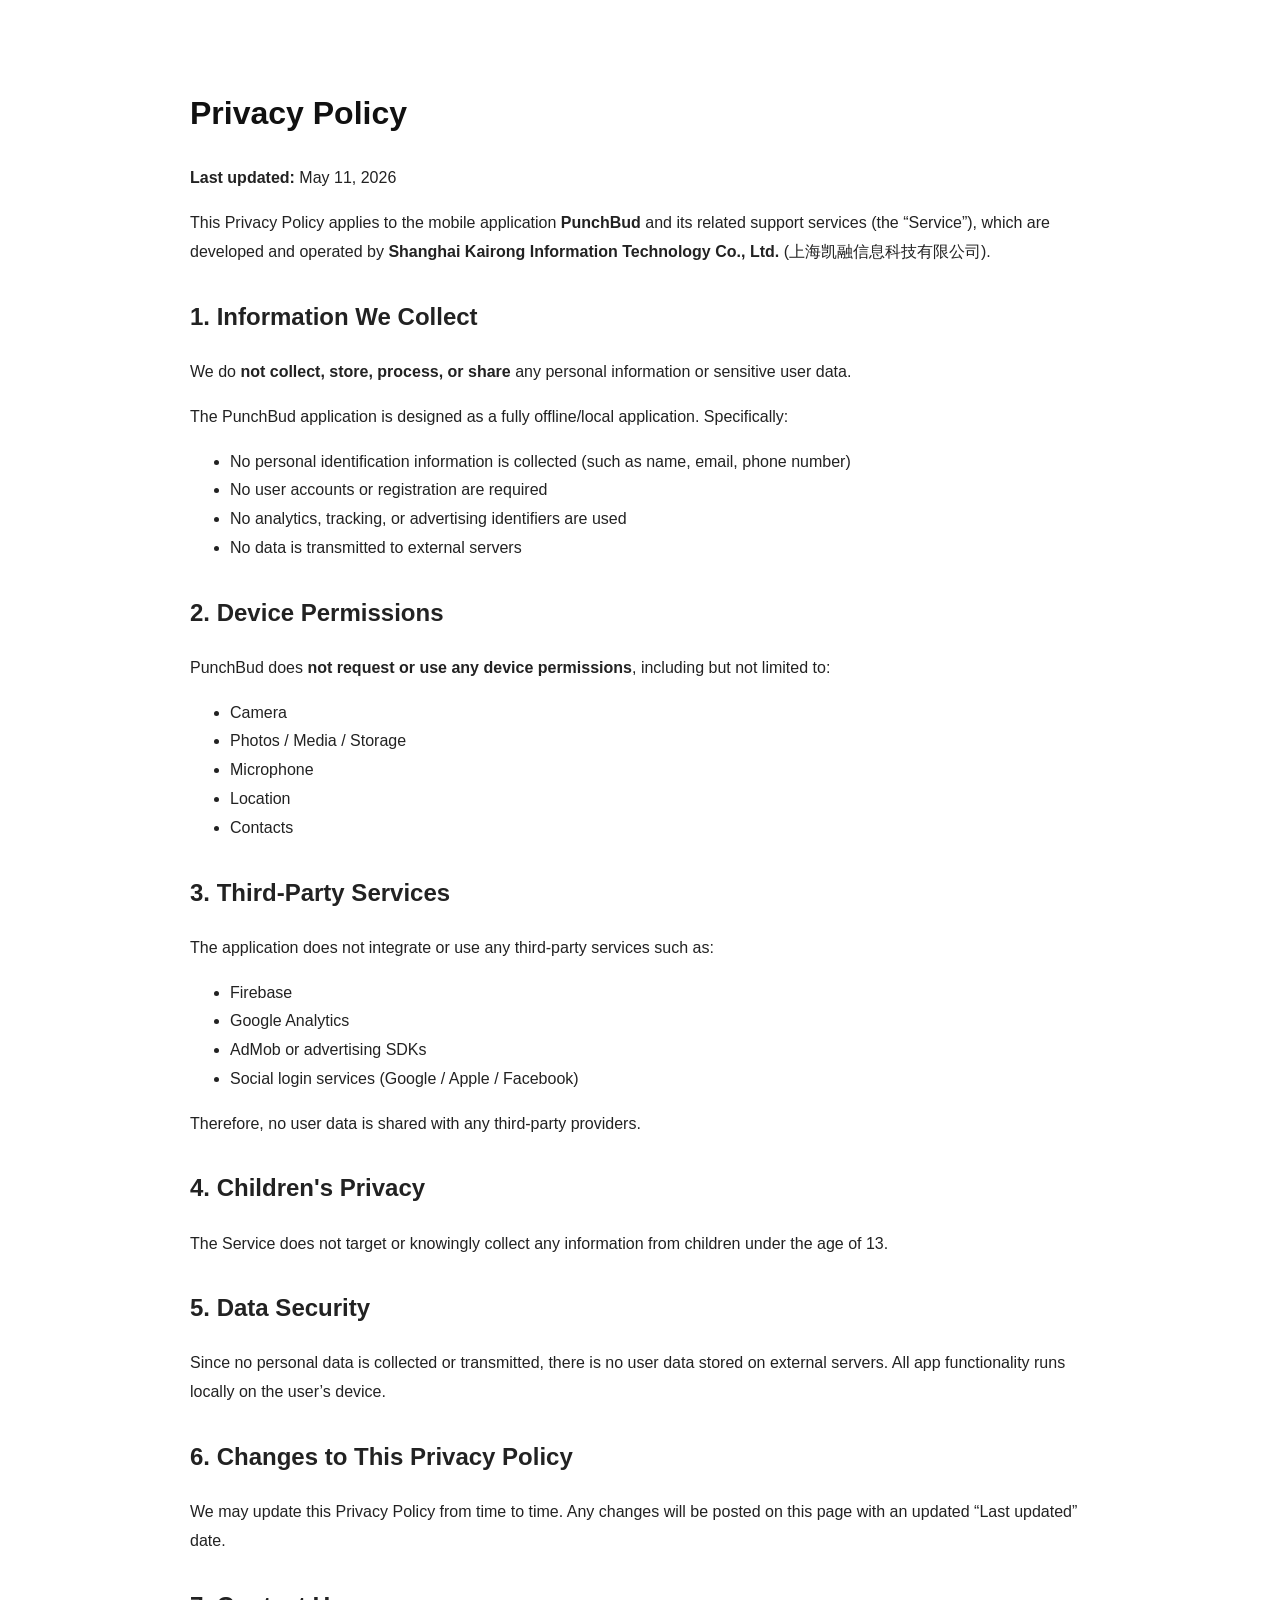
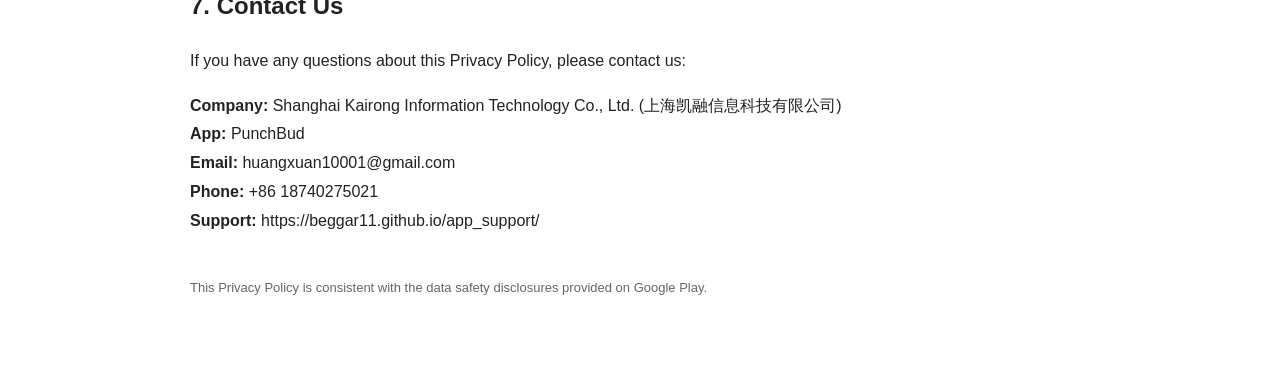
<file: privacypolicy.html>
<!DOCTYPE html>
<html lang="en">
<head>
<meta charset="UTF-8" />
<meta name="viewport" content="width=device-width, initial-scale=1.0"/>
<title>PunchBud Privacy Policy</title>

<style>
body{
    max-width:900px;
    margin:40px auto;
    padding:24px;
    font-family:-apple-system,BlinkMacSystemFont,"Segoe UI",Roboto,Arial,sans-serif;
    line-height:1.8;
    color:#222;
}
h1{color:#111}
h2{margin-top:28px}
code{background:#f4f4f4;padding:2px 6px;border-radius:4px}
</style>

</head>

<body>

<h1>Privacy Policy</h1>

<p><strong>Last updated:</strong> May 11, 2026</p>

<p>
This Privacy Policy applies to the mobile application <strong>PunchBud</strong>
and its related support services (the “Service”),
which are developed and operated by
<strong>Shanghai Kairong Information Technology Co., Ltd.</strong>
(上海凯融信息科技有限公司).
</p>

<h2>1. Information We Collect</h2>

<p>
We do <strong>not collect, store, process, or share</strong> any personal information or sensitive user data.
</p>

<p>The PunchBud application is designed as a fully offline/local application. Specifically:</p>

<ul>
<li>No personal identification information is collected (such as name, email, phone number)</li>
<li>No user accounts or registration are required</li>
<li>No analytics, tracking, or advertising identifiers are used</li>
<li>No data is transmitted to external servers</li>
</ul>

<h2>2. Device Permissions</h2>

<p>
PunchBud does <strong>not request or use any device permissions</strong>, including but not limited to:
</p>

<ul>
<li>Camera</li>
<li>Photos / Media / Storage</li>
<li>Microphone</li>
<li>Location</li>
<li>Contacts</li>
</ul>

<h2>3. Third-Party Services</h2>

<p>
The application does not integrate or use any third-party services such as:
</p>

<ul>
<li>Firebase</li>
<li>Google Analytics</li>
<li>AdMob or advertising SDKs</li>
<li>Social login services (Google / Apple / Facebook)</li>
</ul>

<p>
Therefore, no user data is shared with any third-party providers.
</p>

<h2>4. Children's Privacy</h2>

<p>
The Service does not target or knowingly collect any information from children under the age of 13.
</p>

<h2>5. Data Security</h2>

<p>
Since no personal data is collected or transmitted, there is no user data stored on external servers.
All app functionality runs locally on the user’s device.
</p>

<h2>6. Changes to This Privacy Policy</h2>

<p>
We may update this Privacy Policy from time to time.
Any changes will be posted on this page with an updated “Last updated” date.
</p>

<h2>7. Contact Us</h2>

<p>
If you have any questions about this Privacy Policy, please contact us:
</p>

<p>
<strong>Company:</strong> Shanghai Kairong Information Technology Co., Ltd. (上海凯融信息科技有限公司)<br/>
<strong>App:</strong> PunchBud<br/>
<strong>Email:</strong> huangxuan10001@gmail.com<br/>
<strong>Phone:</strong> +86 18740275021<br/>
<strong>Support:</strong> https://beggar11.github.io/app_support/
</p>

<p style="margin-top:40px;color:#666;font-size:13px;">
This Privacy Policy is consistent with the data safety disclosures provided on Google Play.
</p>

</body>
</html>
</file>
<file: css/style.css>
/* ========== Reset & Base ========== */
*, *::before, *::after {
    box-sizing: border-box;
    margin: 0;
    padding: 0;
}

:root {
    --blue: #007AFF;
    --blue-dark: #0056CC;
    --bg: #F5F5F7;
    --surface: #FFFFFF;
    --text: #1D1D1F;
    --text-secondary: #6E6E73;
    --border: #D2D2D7;
    --radius: 12px;
    --shadow: 0 2px 12px rgba(0,0,0,0.08);
    --shadow-lg: 0 8px 32px rgba(0,0,0,0.12);
    --max-width: 1100px;
}

html {
    scroll-behavior: smooth;
    font-size: 16px;
}

body {
    font-family: -apple-system, BlinkMacSystemFont, "Segoe UI", Roboto, "Helvetica Neue", Arial, sans-serif;
    background: var(--bg);
    color: var(--text);
    line-height: 1.6;
    -webkit-font-smoothing: antialiased;
}

.container {
    max-width: var(--max-width);
    margin: 0 auto;
    padding: 0 24px;
}

a {
    color: var(--blue);
    text-decoration: none;
}
a:hover {
    text-decoration: underline;
}

h2 {
    font-size: 2rem;
    font-weight: 700;
    text-align: center;
    margin-bottom: 12px;
}
.section-desc {
    text-align: center;
    color: var(--text-secondary);
    margin-bottom: 48px;
    font-size: 1.05rem;
}

/* ========== Navbar ========== */
.navbar {
    background: rgba(255,255,255,0.9);
    backdrop-filter: blur(20px);
    -webkit-backdrop-filter: blur(20px);
    border-bottom: 1px solid var(--border);
    position: sticky;
    top: 0;
    z-index: 100;
}
.navbar .container {
    display: flex;
    align-items: center;
    justify-content: space-between;
    height: 56px;
}
.logo {
    display: flex;
    align-items: center;
    gap: 10px;
    font-weight: 700;
    font-size: 1.15rem;
    color: var(--text);
}
.logo:hover {
    text-decoration: none;
}
.nav-links {
    display: flex;
    list-style: none;
    gap: 32px;
}
.nav-links a {
    color: var(--text-secondary);
    font-size: 0.95rem;
    font-weight: 500;
    transition: color 0.2s;
}
.nav-links a:hover {
    color: var(--blue);
    text-decoration: none;
}
.hamburger {
    display: none;
    flex-direction: column;
    gap: 5px;
    background: none;
    border: none;
    cursor: pointer;
    padding: 4px;
}
.hamburger span {
    display: block;
    width: 22px;
    height: 2px;
    background: var(--text);
    border-radius: 1px;
    transition: 0.3s;
}

/* ========== Hero ========== */
.hero {
    background: linear-gradient(135deg, #000 0%, #1a1a2e 50%, #16213e 100%);
    color: #fff;
    text-align: center;
    padding: 80px 24px 72px;
}
.hero h1 {
    font-size: 2.8rem;
    font-weight: 800;
    letter-spacing: -0.5px;
    margin-bottom: 16px;
}
.hero-subtitle {
    font-size: 1.2rem;
    color: rgba(255,255,255,0.7);
    margin-bottom: 40px;
}
.hero-search {
    display: flex;
    max-width: 520px;
    margin: 0 auto 48px;
    border-radius: 28px;
    overflow: hidden;
    box-shadow: 0 4px 24px rgba(0,122,255,0.3);
}
.hero-search input {
    flex: 1;
    padding: 14px 20px;
    border: none;
    font-size: 1rem;
    outline: none;
    background: #fff;
    color: var(--text);
}
.hero-search button {
    padding: 14px 28px;
    background: var(--blue);
    color: #fff;
    border: none;
    font-size: 1rem;
    font-weight: 600;
    cursor: pointer;
    transition: background 0.2s;
}
.hero-search button:hover {
    background: var(--blue-dark);
}
.hero-stats {
    display: flex;
    justify-content: center;
    gap: 48px;
}
.stat {
    display: flex;
    flex-direction: column;
}
.stat strong {
    font-size: 2rem;
    font-weight: 800;
}
.stat span {
    font-size: 0.9rem;
    color: rgba(255,255,255,0.6);
}

/* ========== Quick Links ========== */
.quick-links {
    padding: 48px 0 24px;
}
.quick-grid {
    display: grid;
    grid-template-columns: repeat(3, 1fr);
    gap: 16px;
}
.quick-card {
    background: var(--surface);
    border-radius: var(--radius);
    padding: 24px;
    box-shadow: var(--shadow);
    transition: transform 0.2s, box-shadow 0.2s;
    display: block;
    color: var(--text);
}
.quick-card:hover {
    transform: translateY(-3px);
    box-shadow: var(--shadow-lg);
    text-decoration: none;
}
.quick-card .icon {
    font-size: 2rem;
    display: block;
    margin-bottom: 8px;
}
.quick-card h3 {
    font-size: 1.05rem;
    font-weight: 600;
    margin-bottom: 4px;
}
.quick-card p {
    font-size: 0.85rem;
    color: var(--text-secondary);
}

/* ========== Guides ========== */
.guides {
    padding: 64px 0;
}
.guide-grid {
    display: grid;
    grid-template-columns: repeat(2, 1fr);
    gap: 20px;
}
.guide-card {
    background: var(--surface);
    border-radius: var(--radius);
    padding: 28px;
    box-shadow: var(--shadow);
    border-left: 4px solid var(--blue);
    position: relative;
}
.guide-step {
    position: absolute;
    top: 20px;
    right: 24px;
    font-size: 1.2rem;
    font-weight: 800;
    color: var(--border);
}
.guide-card h3 {
    font-size: 1.15rem;
    font-weight: 700;
    margin-bottom: 16px;
    padding-right: 40px;
}
.guide-card ol {
    padding-left: 20px;
    color: var(--text-secondary);
    font-size: 0.93rem;
}
.guide-card ol li {
    margin-bottom: 8px;
}

/* ========== Issues ========== */
.issues {
    padding: 64px 0;
    background: var(--surface);
}
.issue-category {
    margin-bottom: 40px;
}
.issue-category h3 {
    font-size: 1.25rem;
    font-weight: 700;
    margin-bottom: 16px;
    padding-bottom: 8px;
    border-bottom: 2px solid var(--bg);
}
.issue-list {
    display: flex;
    flex-direction: column;
    gap: 8px;
}
.issue-item {
    background: var(--bg);
    border-radius: var(--radius);
    overflow: hidden;
}
.issue-item summary {
    padding: 16px 20px;
    font-weight: 600;
    cursor: pointer;
    list-style: none;
    display: flex;
    justify-content: space-between;
    align-items: center;
    transition: background 0.2s;
}
.issue-item summary:hover {
    background: rgba(0,122,255,0.05);
}
.issue-item summary::after {
    content: '+';
    font-size: 1.3rem;
    font-weight: 400;
    color: var(--blue);
    transition: transform 0.2s;
    flex-shrink: 0;
    margin-left: 12px;
}
.issue-item[open] summary::after {
    content: '−';
    transform: rotate(180deg);
}
.issue-solution {
    padding: 0 20px 20px;
    font-size: 0.93rem;
    color: var(--text-secondary);
    line-height: 1.7;
}
.issue-solution p {
    margin-bottom: 8px;
}
.issue-solution ol,
.issue-solution ul {
    padding-left: 20px;
    margin-bottom: 8px;
}
.issue-solution li {
    margin-bottom: 4px;
}
.issue-solution strong {
    color: var(--text);
}
.issue-solution code {
    background: rgba(0,0,0,0.06);
    padding: 2px 6px;
    border-radius: 4px;
    font-size: 0.9em;
}

/* ========== FAQ ========== */
.faq {
    padding: 64px 0;
}
.faq-grid {
    display: grid;
    grid-template-columns: repeat(2, 1fr);
    gap: 20px;
}
.faq-item {
    background: var(--surface);
    border-radius: var(--radius);
    padding: 24px;
    box-shadow: var(--shadow);
}
.faq-item h4 {
    font-size: 1.05rem;
    font-weight: 700;
    margin-bottom: 8px;
}
.faq-item p {
    font-size: 0.93rem;
    color: var(--text-secondary);
}

/* ========== Error Codes Table ========== */
.error-codes {
    padding: 64px 0;
    background: var(--surface);
}
.table-wrapper {
    overflow-x: auto;
    border-radius: var(--radius);
    box-shadow: var(--shadow);
}
table {
    width: 100%;
    border-collapse: collapse;
    font-size: 0.93rem;
}
thead {
    background: var(--text);
    color: #fff;
}
th {
    padding: 14px 16px;
    text-align: left;
    font-weight: 600;
}
td {
    padding: 12px 16px;
    border-bottom: 1px solid var(--border);
}
tbody tr:hover {
    background: rgba(0,122,255,0.04);
}
td code {
    background: rgba(0,0,0,0.06);
    padding: 2px 6px;
    border-radius: 4px;
    font-size: 0.9em;
    white-space: nowrap;
}

/* ========== Resources ========== */
.resources {
    padding: 64px 0;
}
.resource-grid {
    display: grid;
    grid-template-columns: repeat(3, 1fr);
    gap: 16px;
}
.resource-card {
    background: var(--surface);
    border-radius: var(--radius);
    padding: 24px;
    box-shadow: var(--shadow);
    transition: transform 0.2s, box-shadow 0.2s;
    display: block;
    color: var(--text);
}
.resource-card:hover {
    transform: translateY(-3px);
    box-shadow: var(--shadow-lg);
    text-decoration: none;
}
.resource-card h4 {
    font-size: 1.05rem;
    font-weight: 600;
    margin-bottom: 6px;
    color: var(--blue);
}
.resource-card p {
    font-size: 0.88rem;
    color: var(--text-secondary);
}

/* ========== Footer ========== */
.footer {
    background: #1D1D1F;
    color: #A1A1A6;
    padding: 48px 0 24px;
}
.footer-content {
    display: flex;
    gap: 48px;
    margin-bottom: 32px;
}
.footer-brand {
    max-width: 240px;
}
.footer-logo {
    font-size: 1.2rem;
    font-weight: 700;
    color: #fff;
    display: block;
    margin-bottom: 8px;
}
.footer-brand p {
    font-size: 0.88rem;
}
.footer-links {
    display: flex;
    gap: 48px;
    flex: 1;
}
.footer-col h4 {
    color: #fff;
    font-size: 0.9rem;
    font-weight: 600;
    margin-bottom: 12px;
}
.footer-col a {
    display: block;
    font-size: 0.85rem;
    color: #A1A1A6;
    margin-bottom: 8px;
    transition: color 0.2s;
}
.footer-col a:hover {
    color: #fff;
    text-decoration: none;
}
.footer-bottom {
    border-top: 1px solid rgba(255,255,255,0.1);
    padding-top: 20px;
    text-align: center;
    font-size: 0.82rem;
}

/* ========== Back to Top ========== */
.back-to-top {
    position: fixed;
    bottom: 32px;
    right: 32px;
    width: 44px;
    height: 44px;
    border-radius: 50%;
    background: var(--blue);
    color: #fff;
    border: none;
    font-size: 1.4rem;
    cursor: pointer;
    box-shadow: var(--shadow-lg);
    opacity: 0;
    visibility: hidden;
    transition: opacity 0.3s, visibility 0.3s, transform 0.2s;
    z-index: 99;
}
.back-to-top.visible {
    opacity: 1;
    visibility: visible;
}
.back-to-top:hover {
    transform: scale(1.1);
}

/* ========== Search Overlay ========== */
.search-overlay {
    position: fixed;
    inset: 0;
    background: rgba(0,0,0,0.6);
    backdrop-filter: blur(4px);
    -webkit-backdrop-filter: blur(4px);
    z-index: 200;
    display: flex;
    align-items: flex-start;
    justify-content: center;
    padding-top: 80px;
}
.search-overlay[hidden] {
    display: none;
}
.search-overlay-content {
    background: var(--surface);
    border-radius: var(--radius);
    padding: 32px;
    width: 90%;
    max-width: 640px;
    max-height: 70vh;
    overflow-y: auto;
    box-shadow: var(--shadow-lg);
    position: relative;
}
.close-btn {
    position: absolute;
    top: 12px;
    right: 16px;
    background: none;
    border: none;
    font-size: 1.8rem;
    cursor: pointer;
    color: var(--text-secondary);
    line-height: 1;
}
.search-overlay-content h3 {
    margin-bottom: 16px;
}
.search-result-item {
    padding: 12px;
    border-bottom: 1px solid var(--border);
}
.search-result-item:last-child {
    border-bottom: none;
}
.search-result-item h4 {
    font-size: 1rem;
    margin-bottom: 4px;
}
.search-result-item p {
    font-size: 0.88rem;
    color: var(--text-secondary);
}
.no-results {
    text-align: center;
    color: var(--text-secondary);
    padding: 24px;
}

/* ========== Responsive ========== */
@media (max-width: 768px) {
    h2 {
        font-size: 1.6rem;
    }

    /* Nav */
    .nav-links {
        display: none;
        position: absolute;
        top: 56px;
        left: 0;
        right: 0;
        background: rgba(255,255,255,0.98);
        backdrop-filter: blur(20px);
        flex-direction: column;
        padding: 16px 24px;
        gap: 16px;
        border-bottom: 1px solid var(--border);
    }
    .nav-links.active {
        display: flex;
    }
    .hamburger {
        display: flex;
    }

    /* Hero */
    .hero {
        padding: 48px 24px 40px;
    }
    .hero h1 {
        font-size: 1.8rem;
    }
    .hero-subtitle {
        font-size: 1rem;
    }
    .hero-stats {
        gap: 24px;
    }
    .stat strong {
        font-size: 1.4rem;
    }

    /* Grids to single column */
    .quick-grid,
    .guide-grid,
    .faq-grid,
    .resource-grid {
        grid-template-columns: 1fr;
    }

    /* Footer */
    .footer-content {
        flex-direction: column;
        gap: 32px;
    }
    .footer-brand {
        max-width: 100%;
    }
    .footer-links {
        flex-wrap: wrap;
        gap: 24px;
    }

    /* Back to top */
    .back-to-top {
        bottom: 20px;
        right: 20px;
        width: 38px;
        height: 38px;
        font-size: 1.2rem;
    }
}

@media (max-width: 480px) {
    .hero h1 {
        font-size: 1.5rem;
    }
    .hero-search {
        flex-direction: column;
        border-radius: var(--radius);
    }
    .hero-search input {
        border-radius: var(--radius) var(--radius) 0 0;
        text-align: center;
    }
    .hero-search button {
        border-radius: 0 0 var(--radius) var(--radius);
    }
    .section-desc {
        margin-bottom: 32px;
        font-size: 0.95rem;
    }
}
</file>
